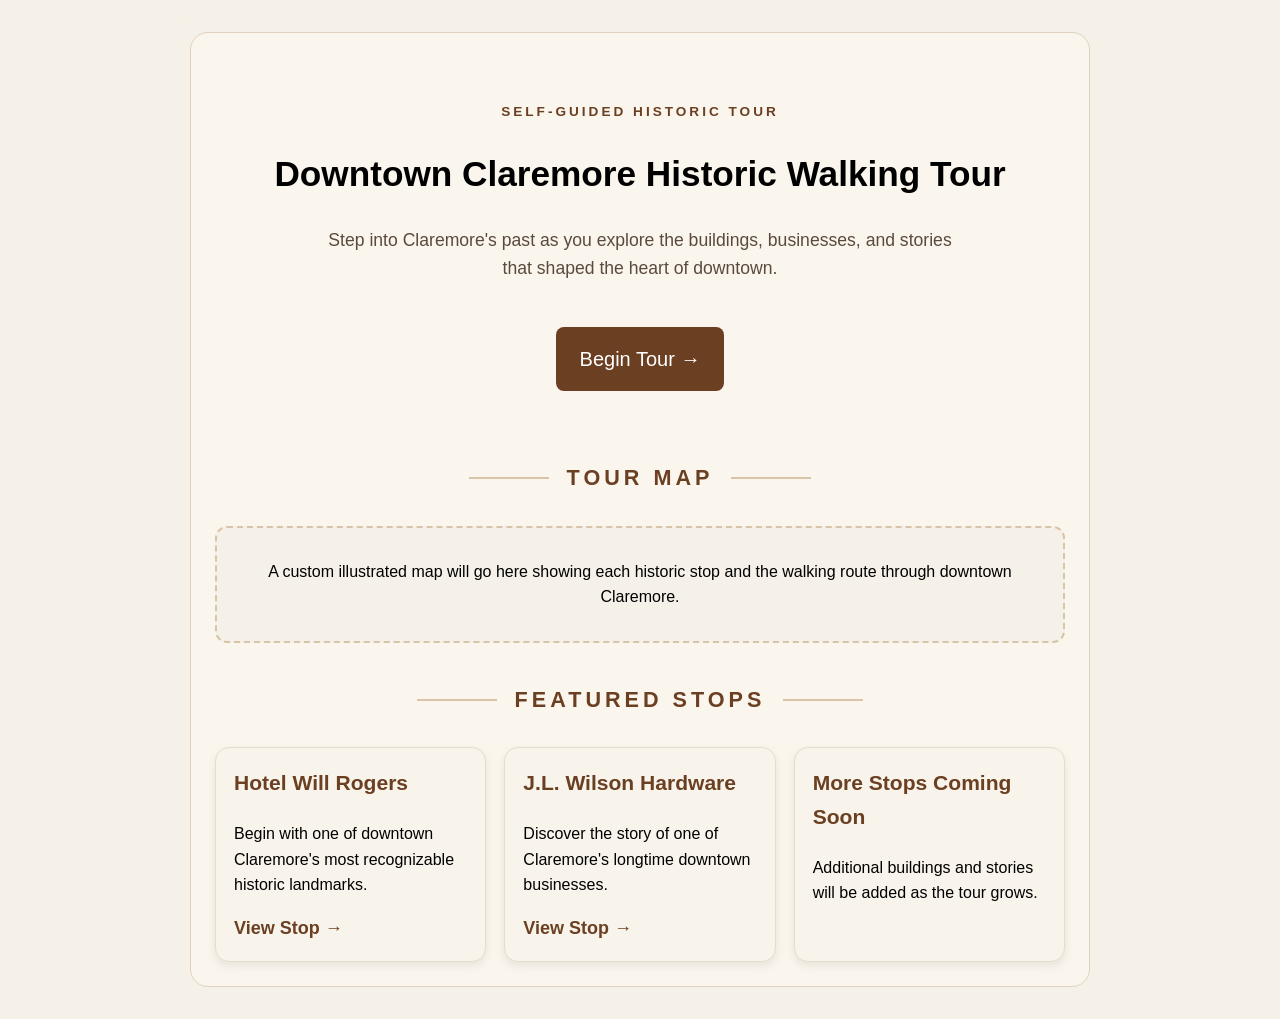
<file: index.html>
<!DOCTYPE html>
<html>
<head>
    <title>Downtown Claremore Historic Walking Tour</title>
    <meta name="viewport" content="width=device-width, initial-scale=1.0">
    <link rel="stylesheet" href="style.css">
</head>

<body>
    <div class="container">
        <div class="stop-card landing-card">

            <div class="hero">
                <p class="eyebrow">Self-Guided Historic Tour</p>
                <h1>Downtown Claremore Historic Walking Tour</h1>
                <p class="hero-text">
                    Step into Claremore's past as you explore the buildings, businesses,
                    and stories that shaped the heart of downtown.
                </p>

                <a href="hotel-will-rogers.html" class="button">Begin Tour →</a>
            </div>

            <h2 class="section-title">Tour Map</h2>

            <div class="tour-map landing-map">
                <p>
                    A custom illustrated map will go here showing each historic stop
                    and the walking route through downtown Claremore.
                </p>
            </div>

            <h2 class="section-title">Featured Stops</h2>

            <div class="featured-grid">

                <div class="featured-card">
                    <h3>Hotel Will Rogers</h3>
                    <p>Begin with one of downtown Claremore's most recognizable historic landmarks.</p>
                    <a href="hotel-will-rogers.html">View Stop →</a>
                </div>

                <div class="featured-card">
                    <h3>J.L. Wilson Hardware</h3>
                    <p>Discover the story of one of Claremore's longtime downtown businesses.</p>
                    <a href="next-page.html">View Stop →</a>
                </div>

                <div class="featured-card">
                    <h3>More Stops Coming Soon</h3>
                    <p>Additional buildings and stories will be added as the tour grows.</p>
                </div>

            </div>

        </div>
    </div>
</body>
</html>
</file>
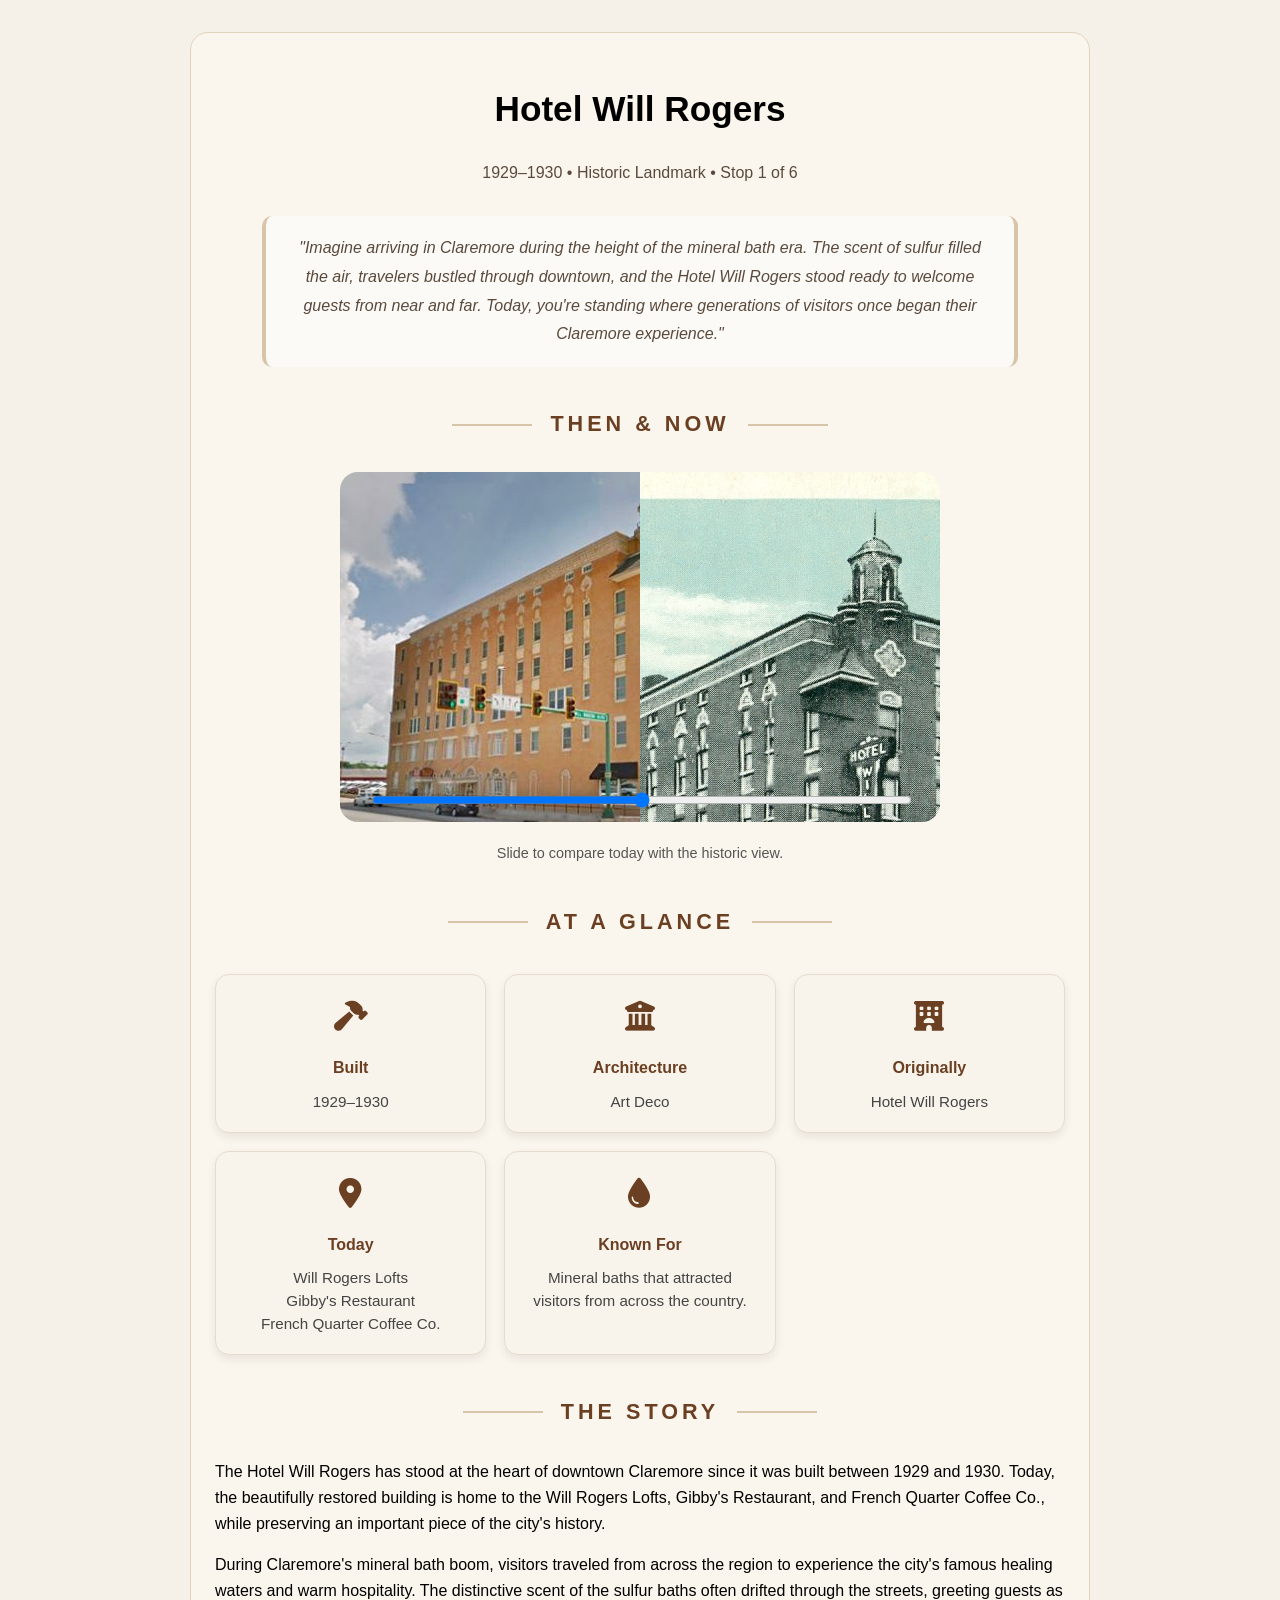
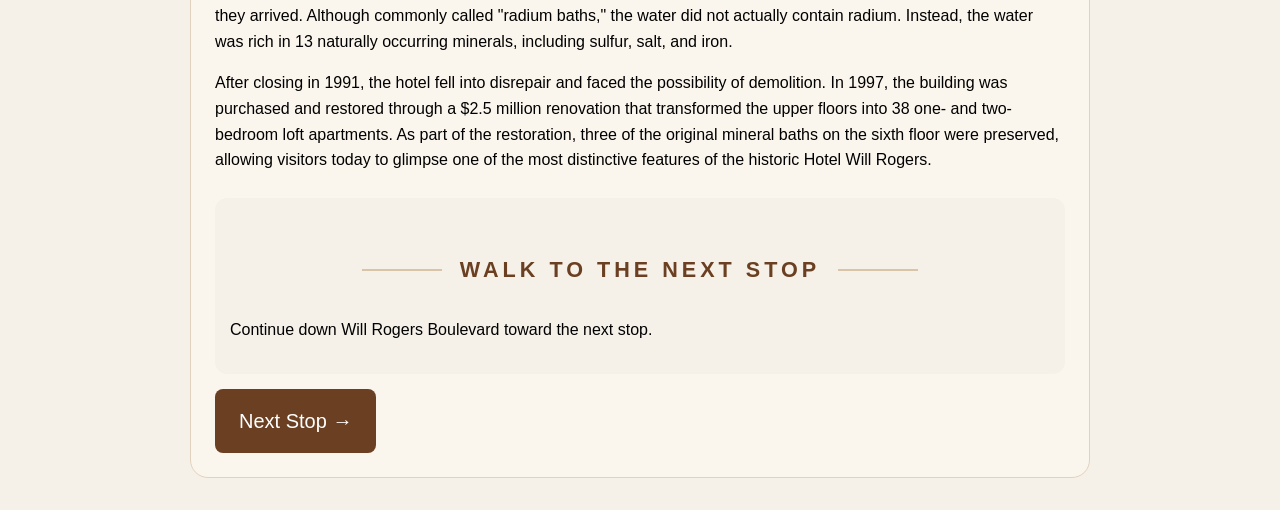
<file: hotel-will-rogers.html>
<!DOCTYPE html>
<html>
<head>
    <title>Hotel Will Rogers | Downtown Claremore Historic Walking Tour</title>
    <meta name="viewport" content="width=device-width, initial-scale=1.0">
    <link rel="stylesheet" href="style.css">
    <link rel="stylesheet" href="https://cdnjs.cloudflare.com/ajax/libs/font-awesome/6.7.2/css/all.min.css">
</head>

<body>

<div class="container">
<div class="stop-card">

<h1>Hotel Will Rogers</h1>

<p class="subtitle">
    1929–1930 • Historic Landmark • Stop 1 of 6
</p>

<div class="intro-quote">
    <p>
        <em>
            "Imagine arriving in Claremore during the height of the mineral bath era.
            The scent of sulfur filled the air, travelers bustled through downtown,
            and the Hotel Will Rogers stood ready to welcome guests from near and far.
            Today, you're standing where generations of visitors once began their
            Claremore experience."
        </em>
    </p>
</div>

<h2 class="section-title">Then &amp; Now</h2>

<div class="image-compare">

    <!-- Historic Photo -->
    <picture>
        <source
            media="(max-width:768px)"
            srcset="hotel-1930-mobile.jpg">

        <img
            src="hotel-1930.jpg"
            alt="Historic Hotel Will Rogers">
    </picture>

    <!-- Current Photo -->
    <div class="image-overlay">

        <picture>

            <source
                media="(max-width:768px)"
                srcset="hotel-current-mobile.jpg">

            <img
                src="hotel-current.jpg"
                alt="Hotel Will Rogers Today">

        </picture>

    </div>

    <input
        type="range"
        min="0"
        max="100"
        value="50"
        class="slider">

</div>

<p class="photo-note">
    Slide to compare today with the historic view.
</p>

<h2 class="section-title">At a Glance</h2>

<div class="facts-grid">

    <div class="fact-card">
        <div class="fact-icon">
            <i class="fa-solid fa-hammer"></i>
        </div>
        <h3>Built</h3>
        <p>1929–1930</p>
    </div>

    <div class="fact-card">
        <div class="fact-icon">
            <i class="fa-solid fa-building-columns"></i>
        </div>
        <h3>Architecture</h3>
        <p>Art Deco</p>
    </div>

    <div class="fact-card">
        <div class="fact-icon">
            <i class="fa-solid fa-hotel"></i>
        </div>
        <h3>Originally</h3>
        <p>Hotel Will Rogers</p>
    </div>

    <div class="fact-card">
        <div class="fact-icon">
            <i class="fa-solid fa-location-dot"></i>
        </div>

        <h3>Today</h3>

        <p>
            Will Rogers Lofts<br>
            Gibby's Restaurant<br>
            French Quarter Coffee Co.
        </p>

    </div>

    <div class="fact-card">

        <div class="fact-icon">
            <i class="fa-solid fa-droplet"></i>
        </div>

        <h3>Known For</h3>

        <p>
            Mineral baths that attracted visitors from across the country.
        </p>

    </div>

</div>

<h2 class="section-title">The Story</h2>

<p>
The Hotel Will Rogers has stood at the heart of downtown Claremore since it was built between 1929 and 1930. Today, the beautifully restored building is home to the Will Rogers Lofts, Gibby's Restaurant, and French Quarter Coffee Co., while preserving an important piece of the city's history.
</p>

<p>
During Claremore's mineral bath boom, visitors traveled from across the region to experience the city's famous healing waters and warm hospitality. The distinctive scent of the sulfur baths often drifted through the streets, greeting guests as they arrived. Although commonly called "radium baths," the water did not actually contain radium. Instead, the water was rich in 13 naturally occurring minerals, including sulfur, salt, and iron.
</p>

<p>
After closing in 1991, the hotel fell into disrepair and faced the possibility of demolition. In 1997, the building was purchased and restored through a $2.5 million renovation that transformed the upper floors into 38 one- and two-bedroom loft apartments. As part of the restoration, three of the original mineral baths on the sixth floor were preserved, allowing visitors today to glimpse one of the most distinctive features of the historic Hotel Will Rogers.
</p>

<div class="tour-map">

<h3 class="section-title">
Walk to the Next Stop
</h3>

<p>
Continue down Will Rogers Boulevard toward the next stop.
</p>

</div>

<a href="next-page.html" class="button">
    Next Stop →
</a>

</div>
</div>

<script>

const slider = document.querySelector(".slider");
const overlay = document.querySelector(".image-overlay");

if (slider && overlay) {

    slider.addEventListener("input", function () {

        overlay.style.width = slider.value + "%";

    });

}

</script>

</body>
</html>
</file>
<file: style.css>
body {
    font-family: Arial, sans-serif;
    background-color: #f5f1e8;
    margin: 0;
    padding: 20px;
    line-height: 1.6;
    font-size: 18px;
}

.container {
    max-width: 900px;
    margin: auto;
    background: #f5f1e8;
    padding: 12px;
    border-radius: 12px;
}

.stop-card {
    background: #fbf6ed;
    border: 1px solid #e2d2bd;
    border-radius: 18px;
    padding: 24px;
}

h1 {
    text-align: center;
    font-size: 2.2rem;
}

.subtitle {
    text-align: center;
    color: #5a4a3d;
}

p {
    font-size: 16px;
}

.intro-quote {
    max-width: 700px;
    margin: 30px auto 40px;
    padding: 18px 24px;
    text-align: center;
    color: #5a4a3d;
    font-size: 1.15rem;
    line-height: 1.8;
    border-left: 4px solid #d8c4a8;
    border-right: 4px solid #d8c4a8;
    background: #fcfaf6;
    border-radius: 10px;
}

.intro-quote p {
    margin: 0;
}

.section-title {
    text-align: center;
    text-transform: uppercase;
    letter-spacing: 4px;
    color: #6b3f22;
    font-size: 1.35rem;
    font-weight: 600;
    margin: 40px 0 30px;
    display: flex;
    align-items: center;
    justify-content: center;
    gap: 18px;
}

.section-title::before,
.section-title::after {
    content: "";
    width: 80px;
    height: 2px;
    background: #d8c4a8;
}

.image-compare {
    position: relative;
    width: 100%;
    max-width: 600px;
    height: 350px;
    overflow: hidden;
    border-radius: 18px;
    margin: 20px auto;
}

.image-compare > img {
    width: 100%;
    height: 100%;
    object-fit: cover;
    display: block;
}

.image-overlay {
    position: absolute;
    top: 0;
    left: 0;
    width: 50%;
    height: 100%;
    overflow: hidden;
}

.image-overlay img {
    width: 600px;
    height: 100%;
    max-width: none;
    object-fit: cover;
    object-position: left center;
    display: block;
}

.slider {
    position: absolute;
    left: 5%;
    bottom: 12px;
    width: 90%;
}

.photo-note {
    font-size: 0.9rem;
    color: #555;
    text-align: center;
}

.facts-grid {
    display: grid;
    grid-template-columns: repeat(3, 1fr);
    gap: 18px;
    margin: 35px 0;
}

.fact-card {
    background: #f8f4eb;
    border: 1px solid #e6dccd;
    border-radius: 14px;
    padding: 18px;
    text-align: center;
    box-shadow: 0 4px 10px rgba(0,0,0,.08);
}

.fact-icon {
    font-size: 30px;
    color: #6b3f22;
    margin-bottom: 14px;
}

.fact-card h3 {
    margin: 0 0 10px;
    color: #6b3f22;
    font-size: 1rem;
}

.fact-card p {
    margin: 0;
    line-height: 1.5;
    font-size: .95rem;
    color: #444;
}

.tour-map {
    background: #f5f1e8;
    padding: 15px;
    border-radius: 12px;
    margin-top: 25px;
}

.button {
    display: inline-block;
    background-color: #6b3f22;
    color: white;
    text-decoration: none;
    border: none;
    padding: 16px 24px;
    border-radius: 8px;
    font-size: 20px;
    cursor: pointer;
    margin-top: 15px;
}

/* Landing Page */

.hero {
    text-align: center;
    padding: 30px 10px;
}

.eyebrow {
    text-transform: uppercase;
    letter-spacing: 3px;
    color: #6b3f22;
    font-size: .85rem;
    font-weight: bold;
}

.hero-text {
    max-width: 650px;
    margin: 20px auto 30px;
    font-size: 1.1rem;
    color: #5a4a3d;
}

.landing-map {
    text-align: center;
    border: 2px dashed #d8c4a8;
}

.featured-grid {
    display: grid;
    grid-template-columns: repeat(auto-fit, minmax(220px, 1fr));
    gap: 18px;
    margin-top: 25px;
}

.featured-card {
    background: #f8f4eb;
    border: 1px solid #e6dccd;
    border-radius: 14px;
    padding: 18px;
    box-shadow: 0 4px 10px rgba(0,0,0,.08);
}

.featured-card h3 {
    color: #6b3f22;
    margin-top: 0;
}

.featured-card a {
    color: #6b3f22;
    font-weight: bold;
    text-decoration: none;
}

/* Mobile */

@media (max-width: 768px) {
    body {
        font-size: 20px;
        padding: 10px;
    }

    h1 {
        font-size: 2.2rem;
    }

    .container {
        padding: 8px;
    }

    .stop-card {
        padding: 18px;
    }

    .section-title {
        font-size: 1.15rem;
        letter-spacing: 2px;
        gap: 12px;
    }

    .section-title::before,
    .section-title::after {
        width: 45px;
    }

    .image-compare {
    height: 230px;
}

.image-compare > img {
    height: 230px;
}

.image-overlay img {
    width: 600px;
    height: 230px;
    max-width: none;
    object-fit: cover;
    object-position: left center;
}

    .button {
        display: block;
        width: 100%;
        text-align: center;
        box-sizing: border-box;
    }

    .facts-grid {
        grid-template-columns: 1fr;
    }

    .fact-card {
        padding: 18px;
    }

    .fact-icon {
        font-size: 34px;
    }

    .fact-card p {
        font-size: .9rem;
    }
}
</file>
